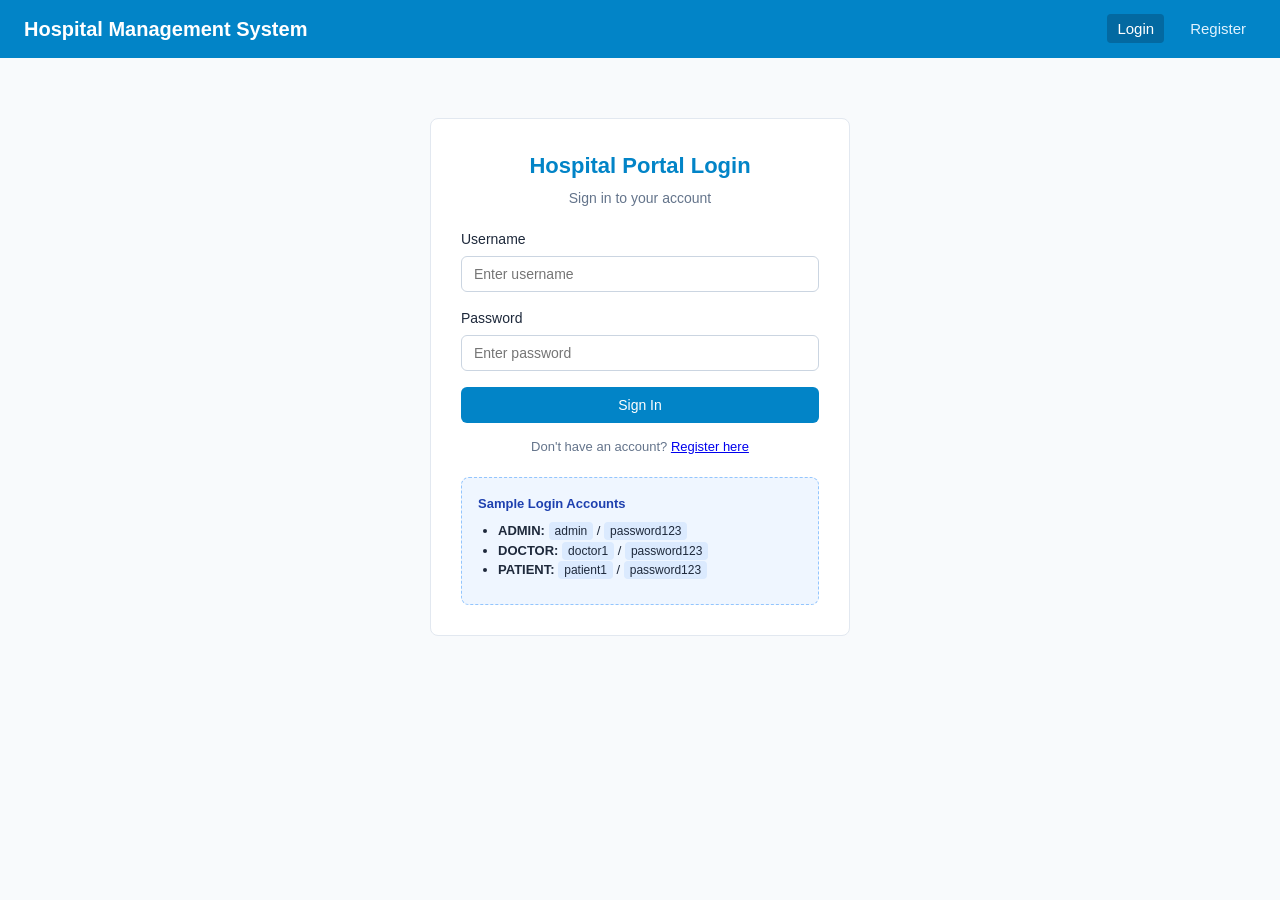
<file: hospital-manager/src/main/resources/static/index.html>
<!DOCTYPE html>
<html lang="en">
<head>
    <meta charset="UTF-8">
    <meta name="viewport" content="width=device-width, initial-scale=1.0">
    <title>Hospital Management System</title>
    <link rel="stylesheet" href="css/style.css">
</head>
<body>
    <script>
        if (sessionStorage.getItem('jwt_token')) {
            window.location.href = 'dashboard.html';
        } else {
            window.location.href = 'login.html';
        }
    </script>
</body>
</html>
</file>
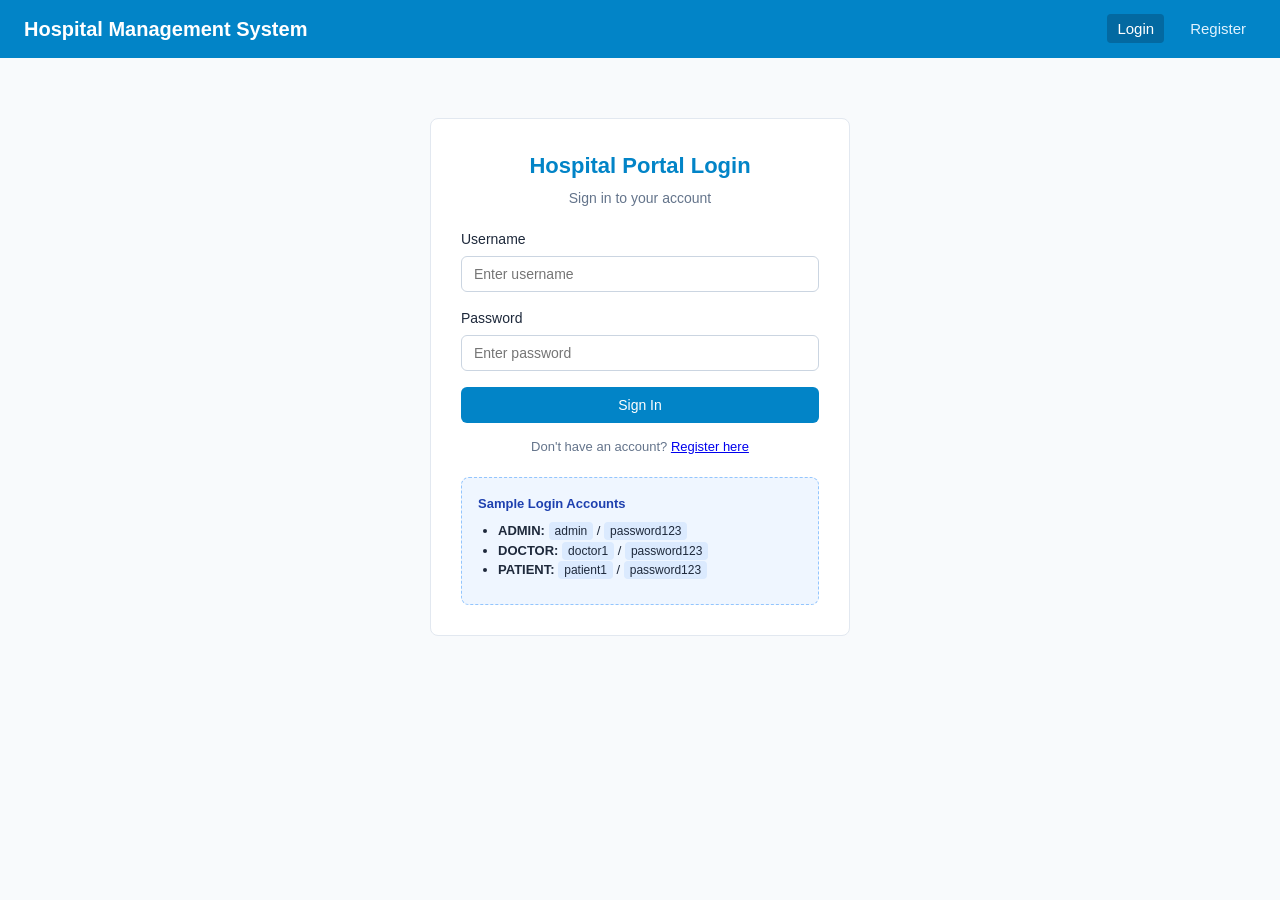
<file: hospital-manager/src/main/resources/static/appointments.html>
<!DOCTYPE html>
<html lang="en">
<head>
    <meta charset="UTF-8">
    <meta name="viewport" content="width=device-width, initial-scale=1.0">
    <title>Appointments - Hospital Management System</title>
    <link rel="stylesheet" href="css/style.css">
</head>
<body>
    <div id="navbar-container"></div>

    <div class="container">
        <div class="page-header">
            <div>
                <h1 class="page-title">Appointments</h1>
                <p class="text-muted">Manage consultations and bookings</p>
            </div>
            <button id="btn-toggle-book" class="btn btn-primary" onclick="toggleBookForm()">+ Book Appointment</button>
        </div>

        <div id="alert-box" class="alert"></div>

        <div id="book-card" class="card" style="display: none; margin-bottom: 20px;">
            <h3 style="margin-bottom: 12px; color: #0284c7;">Book an Appointment</h3>
            <form id="book-form">
                <div style="display: grid; grid-template-columns: 1fr 1fr; gap: 12px;">
                    <div class="form-group" id="patient-select-group" style="display: none;">
                        <label for="book-patient">Select Patient</label>
                        <select id="book-patient" class="form-control">
                            <option value="">-- Choose Patient --</option>
                        </select>
                    </div>

                    <div class="form-group">
                        <label for="book-doctor">Select Doctor</label>
                        <select id="book-doctor" class="form-control" required>
                            <option value="">-- Choose Doctor --</option>
                        </select>
                    </div>

                    <div class="form-group">
                        <label for="book-date">Date & Time</label>
                        <input type="datetime-local" id="book-date" class="form-control" required>
                    </div>
                </div>

                <div class="form-group">
                    <label for="book-reason">Reason for Visit</label>
                    <textarea id="book-reason" class="form-control" placeholder="Brief description of symptoms or checkup"></textarea>
                </div>

                <div style="display: flex; gap: 10px;">
                    <button type="submit" class="btn btn-primary">Confirm Booking</button>
                    <button type="button" class="btn btn-secondary" onclick="toggleBookForm()">Cancel</button>
                </div>
            </form>
        </div>

        <div class="table-responsive">
            <table class="table">
                <thead>
                    <tr>
                        <th>ID</th>
                        <th>Patient</th>
                        <th>Doctor</th>
                        <th>Date & Time</th>
                        <th>Reason</th>
                        <th>Status</th>
                        <th id="th-appt-actions" style="display: none;">Update Status</th>
                    </tr>
                </thead>
                <tbody id="appointments-tbody">
                    <tr><td colspan="7" style="text-align: center;">Loading appointments...</td></tr>
                </tbody>
            </table>
        </div>
    </div>

    <script src="js/api.js"></script>
    <script>
        const user = requireAuth();

        if (user) {
            renderNavbar('appointments');

            if (user.role === 'ADMIN' || user.role === 'DOCTOR') {
                document.getElementById('th-appt-actions').style.display = 'table-cell';
            }

            if (user.role === 'ADMIN') {
                document.getElementById('patient-select-group').style.display = 'block';
                loadPatientsForSelect();
            }

            loadDoctorsForSelect();
            loadAppointments();
        }

        async function loadDoctorsForSelect() {
            try {
                const response = await authFetch('/api/doctors');
                if (response.ok) {
                    const doctors = await response.json();
                    const select = document.getElementById('book-doctor');
                    for (const d of doctors) {
                        const opt = document.createElement('option');
                        opt.value = d.id;
                        opt.textContent = d.fullName;
                        select.appendChild(opt);
                    }
                }
            } catch (err) {}
        }

        async function loadPatientsForSelect() {
            try {
                const response = await authFetch('/api/patients');
                if (response.ok) {
                    const patients = await response.json();
                    const select = document.getElementById('book-patient');
                    for (const p of patients) {
                        const opt = document.createElement('option');
                        opt.value = p.id;
                        opt.textContent = '#' + p.id + ' - ' + p.fullName;
                        select.appendChild(opt);
                    }
                }
            } catch (err) {}
        }

        async function loadAppointments() {
            try {
                const response = await authFetch('/api/appointments');
                if (!response.ok) {
                    const data = await response.json();
                    showAlert('alert-box', data.message || 'Failed to load appointments.');
                    return;
                }

                const list = await response.json();
                renderTable(list);
            } catch (err) {
                showAlert('alert-box', err.message);
            }
        }

        function renderTable(list) {
            const tbody = document.getElementById('appointments-tbody');
            if (list.length === 0) {
                tbody.innerHTML = '<tr><td colspan="7" style="text-align: center;">No appointments found.</td></tr>';
                return;
            }

            let html = '';
            for (const a of list) {
                let badgeClass = 'status-scheduled';
                if (a.status === 'COMPLETED') badgeClass = 'status-completed';
                if (a.status === 'CANCELLED') badgeClass = 'status-cancelled';

                let actions = '';
                if (user.role === 'ADMIN' || user.role === 'DOCTOR') {
                    actions = `
                        <button class="btn btn-success btn-sm" onclick="changeStatus(${a.id}, 'COMPLETED')">Complete</button>
                        <button class="btn btn-danger btn-sm" onclick="changeStatus(${a.id}, 'CANCELLED')">Cancel</button>
                    `;
                }

                const dateStr = a.appointmentDate ? a.appointmentDate.replace('T', ' ') : '-';

                html += `
                    <tr>
                        <td>${a.id}</td>
                        <td>${a.patientName}</td>
                        <td><strong>${a.doctorName}</strong></td>
                        <td>${dateStr}</td>
                        <td>${a.reason || '-'}</td>
                        <td><span class="status-badge ${badgeClass}">${a.status}</span></td>
                        ${actions ? `<td><div class="actions-cell">${actions}</div></td>` : ''}
                    </tr>
                `;
            }
            tbody.innerHTML = html;
        }

        function toggleBookForm() {
            const card = document.getElementById('book-card');
            const isVisible = card.style.display !== 'none';
            card.style.display = isVisible ? 'none' : 'block';
            if (!isVisible) {
                const tomorrow = new Date();
                tomorrow.setDate(tomorrow.getDate() + 1);
                tomorrow.setHours(10, 0, 0, 0);
                document.getElementById('book-date').value = tomorrow.toISOString().slice(0, 16);
            }
        }

        document.getElementById('book-form').addEventListener('submit', async function(e) {
            e.preventDefault();
            hideAlert('alert-box');

            const doctorId = document.getElementById('book-doctor').value;
            const appointmentDate = document.getElementById('book-date').value;
            const reason = document.getElementById('book-reason').value.trim();

            const payload = {
                doctorId: parseInt(doctorId, 10),
                appointmentDate: appointmentDate,
                reason: reason
            };

            if (user.role === 'ADMIN') {
                const pId = document.getElementById('book-patient').value;
                if (!pId) {
                    showAlert('alert-box', 'Please select a patient');
                    return;
                }
                payload.patientId = parseInt(pId, 10);
            }

            try {
                const response = await authFetch('/api/appointments', {
                    method: 'POST',
                    body: JSON.stringify(payload)
                });

                const data = await response.json();

                if (!response.ok) {
                    showAlert('alert-box', data.message || 'Failed to book appointment.');
                    return;
                }

                showAlert('alert-box', 'Appointment booked successfully!', 'success');
                toggleBookForm();
                loadAppointments();
            } catch (err) {
                showAlert('alert-box', err.message);
            }
        });

        async function changeStatus(id, newStatus) {
            hideAlert('alert-box');
            try {
                const response = await authFetch('/api/appointments/' + id + '/status', {
                    method: 'PUT',
                    body: JSON.stringify({ status: newStatus })
                });

                const data = await response.json();

                if (!response.ok) {
                    showAlert('alert-box', data.message || 'Failed to update status.');
                    return;
                }

                showAlert('alert-box', 'Status updated to ' + newStatus, 'success');
                loadAppointments();
            } catch (err) {
                showAlert('alert-box', err.message);
            }
        }
    </script>
</body>
</html>
</file>
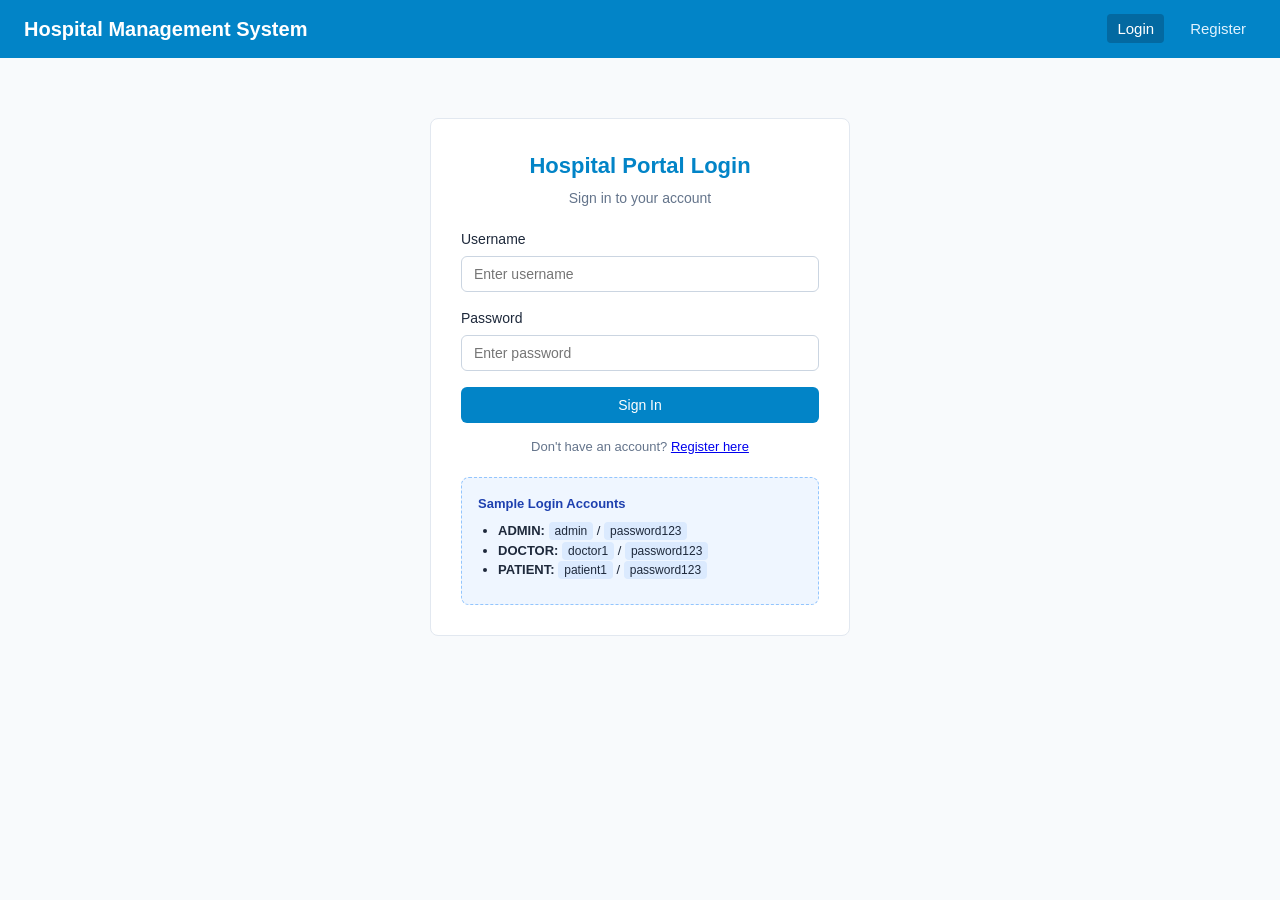
<file: hospital-manager/src/main/resources/static/dashboard.html>
<!DOCTYPE html>
<html lang="en">
<head>
    <meta charset="UTF-8">
    <meta name="viewport" content="width=device-width, initial-scale=1.0">
    <title>Dashboard - Hospital Management System</title>
    <link rel="stylesheet" href="css/style.css">
</head>
<body>
    <div id="navbar-container"></div>

    <div class="container">
        <div class="page-header">
            <div>
                <h1 class="page-title" id="welcome-message">Dashboard</h1>
                <p class="text-muted" id="user-role-label">Hospital Management Control Panel</p>
            </div>
        </div>

        <div id="alert-box" class="alert"></div>

        <div class="card-grid">
            <div class="card" id="card-patients">
                <div class="card-header">Patients</div>
                <div class="card-value" id="stat-patients">-</div>
                <div class="card-desc">Registered Patients</div>
            </div>

            <div class="card" id="card-doctors">
                <div class="card-header">Doctors</div>
                <div class="card-value" id="stat-doctors">-</div>
                <div class="card-desc">Available Doctors</div>
            </div>

            <div class="card" id="card-appointments">
                <div class="card-header">Appointments</div>
                <div class="card-value" id="stat-appointments">-</div>
                <div class="card-desc">Scheduled & Past</div>
            </div>

            <div class="card" id="card-records">
                <div class="card-header">Medical Records</div>
                <div class="card-value" id="stat-records">-</div>
                <div class="card-desc">Diagnoses & Prescriptions</div>
            </div>
        </div>

        <div class="card mt-4">
            <h3 style="margin-bottom: 12px; color: #0284c7;">Quick Actions</h3>
            <div style="display: flex; gap: 12px; flex-wrap: wrap;" id="quick-actions-container">
            </div>
        </div>

        
    </div>

    <script src="js/api.js"></script>
    <script>
        const user = requireAuth();
        if (user) {
            renderNavbar('dashboard');
            document.getElementById('welcome-message').innerText = 'Welcome, ' + (user.fullName || user.username);
            document.getElementById('user-role-label').innerText = 'Logged in as ' + user.role;

            setupQuickActions(user.role);
            loadDashboardStats(user.role);
            displayJwtInfo();
        }

        function setupQuickActions(role) {
            const container = document.getElementById('quick-actions-container');
            let buttons = '';

            if (role === 'ADMIN') {
                buttons += `
                    <a href="patients.html" class="btn btn-primary">Manage Patients</a>
                    <a href="doctors.html" class="btn btn-primary">Add / View Doctors</a>
                    <a href="appointments.html" class="btn btn-secondary">View Appointments</a>
                    <a href="records.html" class="btn btn-secondary">View Medical Records</a>
                `;
            } else if (role === 'DOCTOR') {
                buttons += `
                    <a href="appointments.html" class="btn btn-primary">My Appointments</a>
                    <a href="records.html" class="btn btn-primary">Create Medical Record</a>
                    <a href="patients.html" class="btn btn-secondary">View Patients</a>
                `;
            } else if (role === 'PATIENT') {
                buttons += `
                    <a href="appointments.html" class="btn btn-primary">Book Appointment</a>
                    <a href="doctors.html" class="btn btn-secondary">View Doctors</a>
                    <a href="records.html" class="btn btn-secondary">My Medical Records</a>
                `;
            }

            container.innerHTML = buttons;
        }

        async function loadDashboardStats(role) {
            try {
                const docRes = await authFetch('/api/doctors');
                if (docRes.ok) {
                    const doctors = await docRes.json();
                    document.getElementById('stat-doctors').innerText = doctors.length;
                }

                const patRes = await authFetch('/api/patients');
                if (patRes.ok) {
                    const patients = await patRes.json();
                    document.getElementById('stat-patients').innerText = patients.length;
                }

                const apptRes = await authFetch('/api/appointments');
                if (apptRes.ok) {
                    const appointments = await apptRes.json();
                    document.getElementById('stat-appointments').innerText = appointments.length;
                }

                const recRes = await authFetch('/api/records');
                if (recRes.ok) {
                    const records = await recRes.json();
                    document.getElementById('stat-records').innerText = records.length;
                }
            } catch (err) {
            }
        }

        function displayJwtInfo() {
            const token = getToken();
            if (!token) return;

            document.getElementById('active-jwt-token').value = token;

            try {
                const parts = token.split('.');
                if (parts.length === 3) {
                    const payloadStr = atob(parts[1].replace(/-/g, '+').replace(/_/g, '/'));
                    const parsed = JSON.parse(payloadStr);
                    document.getElementById('decoded-jwt-payload').value = JSON.stringify(parsed, null, 2);
                }
            } catch (e) {
                document.getElementById('decoded-jwt-payload').value = 'Failed to parse payload';
            }
        }

        async function testTamperedToken() {
            const token = getToken();
            const resultSpan = document.getElementById('tamper-result');
            resultSpan.innerText = 'Testing...';
            resultSpan.style.color = '#0284c7';

            try {
                const parts = token.split('.');
                if (parts.length !== 3) {
                    resultSpan.innerText = 'Invalid token structure';
                    return;
                }

                const payload = JSON.parse(atob(parts[1].replace(/-/g, '+').replace(/_/g, '/')));
                payload.role = 'ADMIN';

                const modifiedPayloadBase64 = btoa(JSON.stringify(payload))
                    .replace(/=/g, '')
                    .replace(/\+/g, '-')
                    .replace(/\//g, '_');

                const tamperedToken = parts[0] + '.' + modifiedPayloadBase64 + '.' + parts[2];

                const response = await fetch('/api/patients', {
                    headers: { 'Authorization': 'Bearer ' + tamperedToken }
                });

                if (response.status === 401) {
                    resultSpan.style.color = '#dc2626';
                    resultSpan.innerText = 'Status 401 Unauthorized! Server successfully rejected tampered token with invalid signature.';
                } else {
                    resultSpan.style.color = '#166534';
                    resultSpan.innerText = 'Status: ' + response.status;
                }
            } catch (err) {
                resultSpan.style.color = '#dc2626';
                resultSpan.innerText = 'Error: ' + err.message;
            }
        }
    </script>
</body>
</html>
</file>
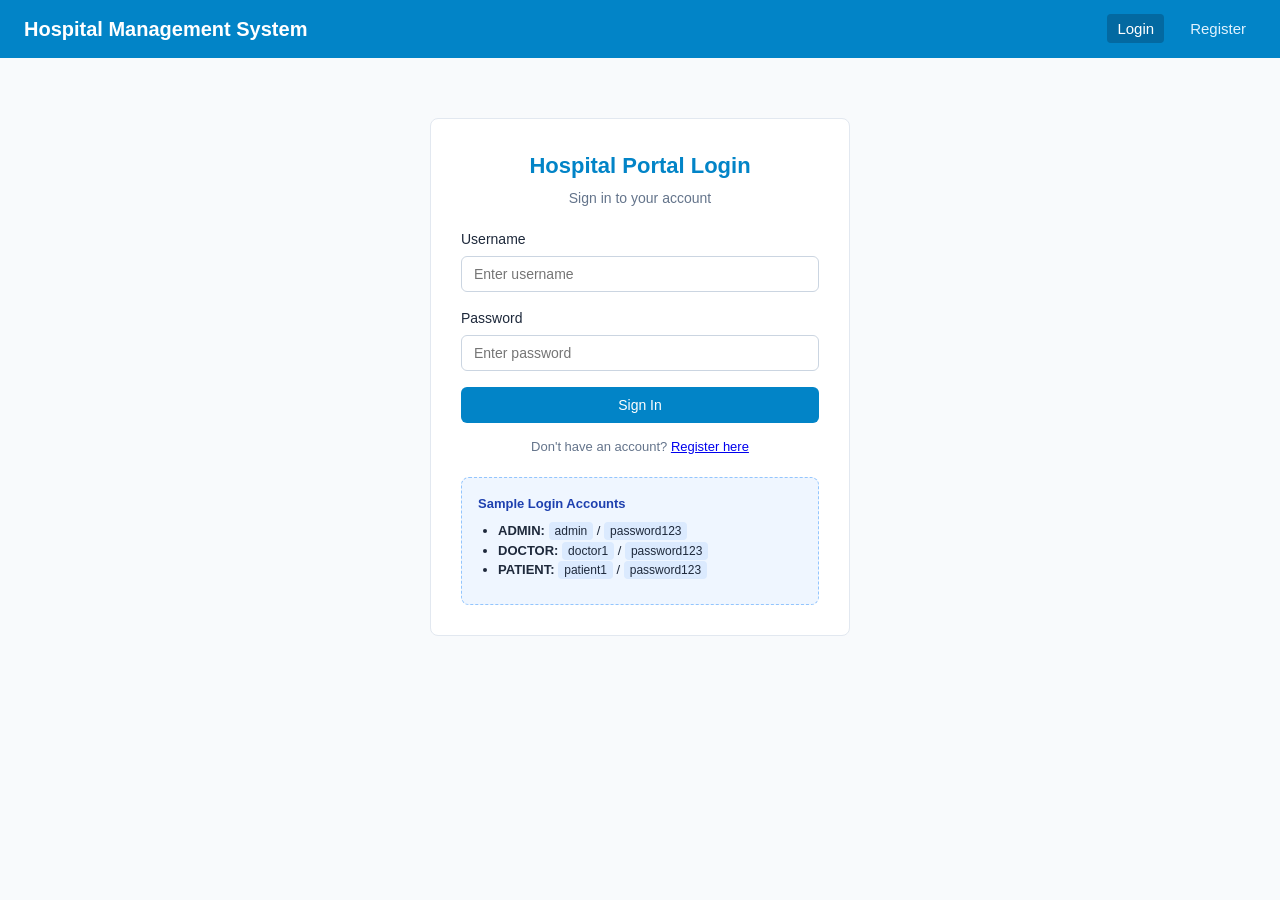
<file: hospital-manager/src/main/resources/static/doctors.html>
<!DOCTYPE html>
<html lang="en">
<head>
    <meta charset="UTF-8">
    <meta name="viewport" content="width=device-width, initial-scale=1.0">
    <title>Doctors - Hospital Management System</title>
    <link rel="stylesheet" href="css/style.css">
</head>
<body>
    <div id="navbar-container"></div>

    <div class="container">
        <div class="page-header">
            <div>
                <h1 class="page-title">Hospital Doctors</h1>
                <p class="text-muted">Qualified Medical Specialists</p>
            </div>
            <button id="btn-toggle-doctor" class="btn btn-primary" onclick="toggleDoctorForm()" style="display: none;">+ Add Doctor</button>
        </div>

        <div id="alert-box" class="alert"></div>

        <div id="add-doctor-card" class="card" style="display: none; margin-bottom: 20px;">
            <h3 style="margin-bottom: 12px; color: #0284c7;">Add New Doctor</h3>
            <form id="doctor-form">
                <div style="display: grid; grid-template-columns: 1fr 1fr; gap: 12px;">
                    <div class="form-group">
                        <label for="d-fullName">Full Name</label>
                        <input type="text" id="d-fullName" class="form-control" required placeholder="Dr. John Doe">
                    </div>
                    <div class="form-group">
                        <label for="d-username">Username</label>
                        <input type="text" id="d-username" class="form-control" required placeholder="dr_john">
                    </div>
                </div>
                <div class="form-group">
                    <label for="d-password">Initial Password</label>
                    <input type="password" id="d-password" class="form-control" required placeholder="Password for doctor account">
                </div>
                <div style="display: flex; gap: 10px;">
                    <button type="submit" class="btn btn-primary">Create Doctor Account</button>
                    <button type="button" class="btn btn-secondary" onclick="toggleDoctorForm()">Cancel</button>
                </div>
            </form>
        </div>

        <div class="table-responsive">
            <table class="table">
                <thead>
                    <tr>
                        <th>Doctor ID</th>
                        <th>Doctor Name</th>
                        <th>Username</th>
                        <th>Role</th>
                    </tr>
                </thead>
                <tbody id="doctors-tbody">
                    <tr><td colspan="4" style="text-align: center;">Loading doctors...</td></tr>
                </tbody>
            </table>
        </div>
    </div>

    <script src="js/api.js"></script>
    <script>
        const user = requireAuth();

        if (user) {
            renderNavbar('doctors');

            if (user.role === 'ADMIN') {
                document.getElementById('btn-toggle-doctor').style.display = 'block';
            }

            loadDoctors();
        }

        async function loadDoctors() {
            try {
                const response = await authFetch('/api/doctors');
                if (!response.ok) {
                    const data = await response.json();
                    showAlert('alert-box', data.message || 'Failed to load doctors.');
                    return;
                }

                const doctors = await response.json();
                renderTable(doctors);
            } catch (err) {
                showAlert('alert-box', err.message);
            }
        }

        function renderTable(doctors) {
            const tbody = document.getElementById('doctors-tbody');
            if (doctors.length === 0) {
                tbody.innerHTML = '<tr><td colspan="4" style="text-align: center;">No doctors registered.</td></tr>';
                return;
            }

            let html = '';
            for (const d of doctors) {
                html += `
                    <tr>
                        <td>${d.id}</td>
                        <td><strong>${d.fullName}</strong></td>
                        <td><code>${d.username}</code></td>
                        <td><span class="user-badge">${d.role}</span></td>
                    </tr>
                `;
            }
            tbody.innerHTML = html;
        }

        function toggleDoctorForm() {
            const card = document.getElementById('add-doctor-card');
            const isVisible = card.style.display !== 'none';
            card.style.display = isVisible ? 'none' : 'block';
            if (!isVisible) {
                document.getElementById('doctor-form').reset();
            }
        }

        document.getElementById('doctor-form').addEventListener('submit', async function(e) {
            e.preventDefault();
            hideAlert('alert-box');

            const fullName = document.getElementById('d-fullName').value.trim();
            const username = document.getElementById('d-username').value.trim();
            const password = document.getElementById('d-password').value;

            try {
                const response = await authFetch('/api/doctors', {
                    method: 'POST',
                    body: JSON.stringify({ fullName, username, password, role: 'DOCTOR' })
                });

                const data = await response.json();

                if (!response.ok) {
                    showAlert('alert-box', data.message || 'Failed to add doctor.');
                    return;
                }

                showAlert('alert-box', 'Doctor profile created successfully!', 'success');
                toggleDoctorForm();
                loadDoctors();
            } catch (err) {
                showAlert('alert-box', err.message);
            }
        });
    </script>
</body>
</html>
</file>
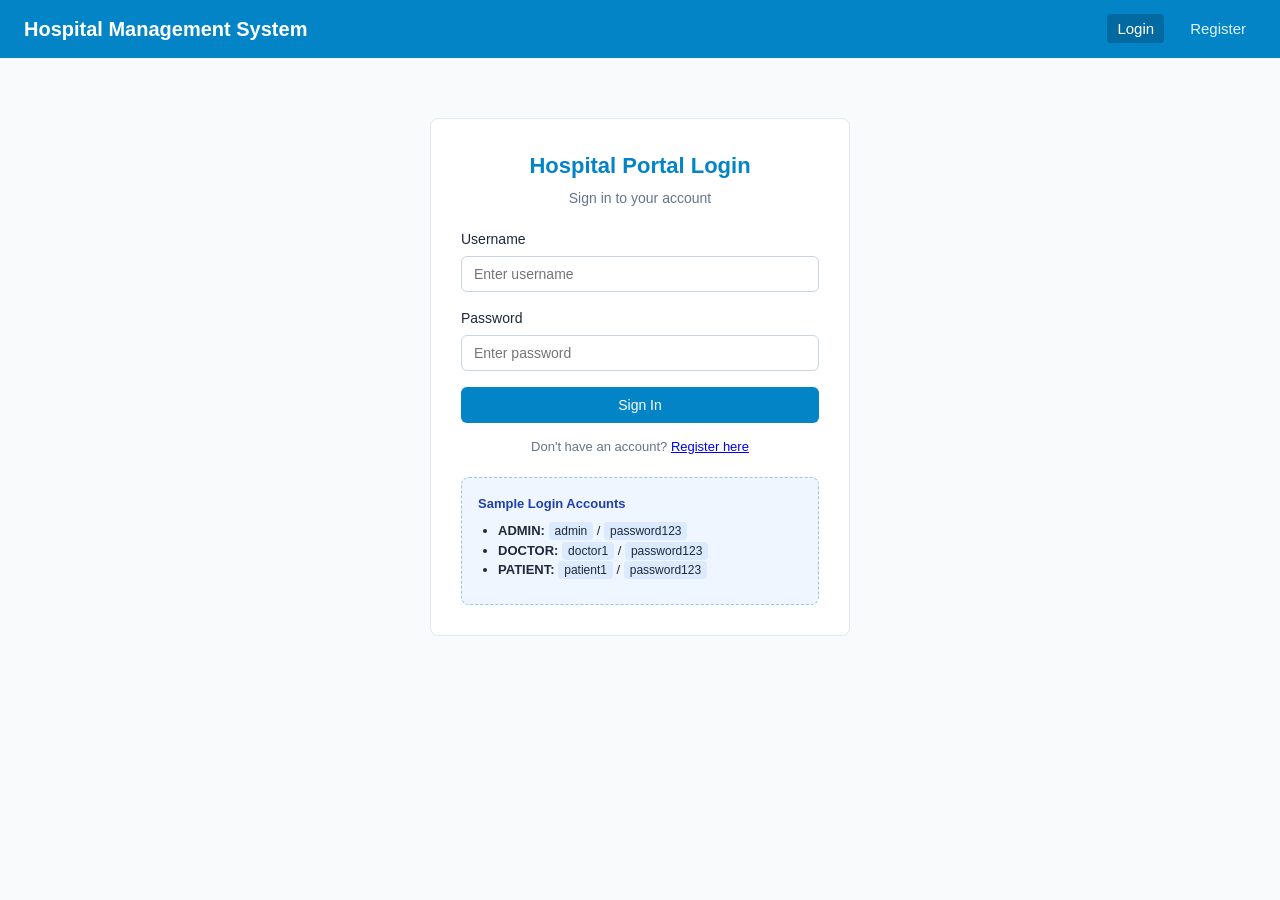
<file: hospital-manager/src/main/resources/static/login.html>
<!DOCTYPE html>
<html lang="en">
<head>
    <meta charset="UTF-8">
    <meta name="viewport" content="width=device-width, initial-scale=1.0">
    <title>Login - Hospital Management System</title>
    <link rel="stylesheet" href="css/style.css">
</head>
<body>
    <div id="navbar-container"></div>

    <div class="auth-container">
        <h2 class="auth-title">Hospital Portal Login</h2>
        <p class="auth-subtitle">Sign in to your account</p>

        <div id="alert-box" class="alert"></div>

        <form id="login-form">
            <div class="form-group">
                <label for="username">Username</label>
                <input type="text" id="username" class="form-control" required placeholder="Enter username">
            </div>

            <div class="form-group">
                <label for="password">Password</label>
                <input type="password" id="password" class="form-control" required placeholder="Enter password">
            </div>

            <button type="submit" class="btn btn-primary btn-block">Sign In</button>
        </form>

        <p class="mt-3 text-muted" style="text-align: center;">
            Don't have an account? <a href="register.html">Register here</a>
        </p>

        <div class="demo-box">
            <h4>Sample Login Accounts</h4>
            <ul>
                <li><strong>ADMIN:</strong> <code>admin</code> / <code>password123</code></li>
                <li><strong>DOCTOR:</strong> <code>doctor1</code> / <code>password123</code></li>
                <li><strong>PATIENT:</strong> <code>patient1</code> / <code>password123</code></li>
            </ul>
        </div>
    </div>

    <script src="js/api.js"></script>
    <script>
        renderNavbar('login');

        document.getElementById('login-form').addEventListener('submit', async function(e) {
            e.preventDefault();
            hideAlert('alert-box');

            const username = document.getElementById('username').value.trim();
            const password = document.getElementById('password').value;

            try {
                const response = await fetch('/api/auth/login', {
                    method: 'POST',
                    headers: { 'Content-Type': 'application/json' },
                    body: JSON.stringify({ username, password })
                });

                const data = await response.json();

                if (!response.ok) {
                    showAlert('alert-box', data.message || 'Login failed. Please check credentials.');
                    return;
                }

                setAuth(data);
                window.location.href = 'dashboard.html';
            } catch (err) {
                showAlert('alert-box', 'Network error or server unreachable');
            }
        });
    </script>
</body>
</html>
</file>
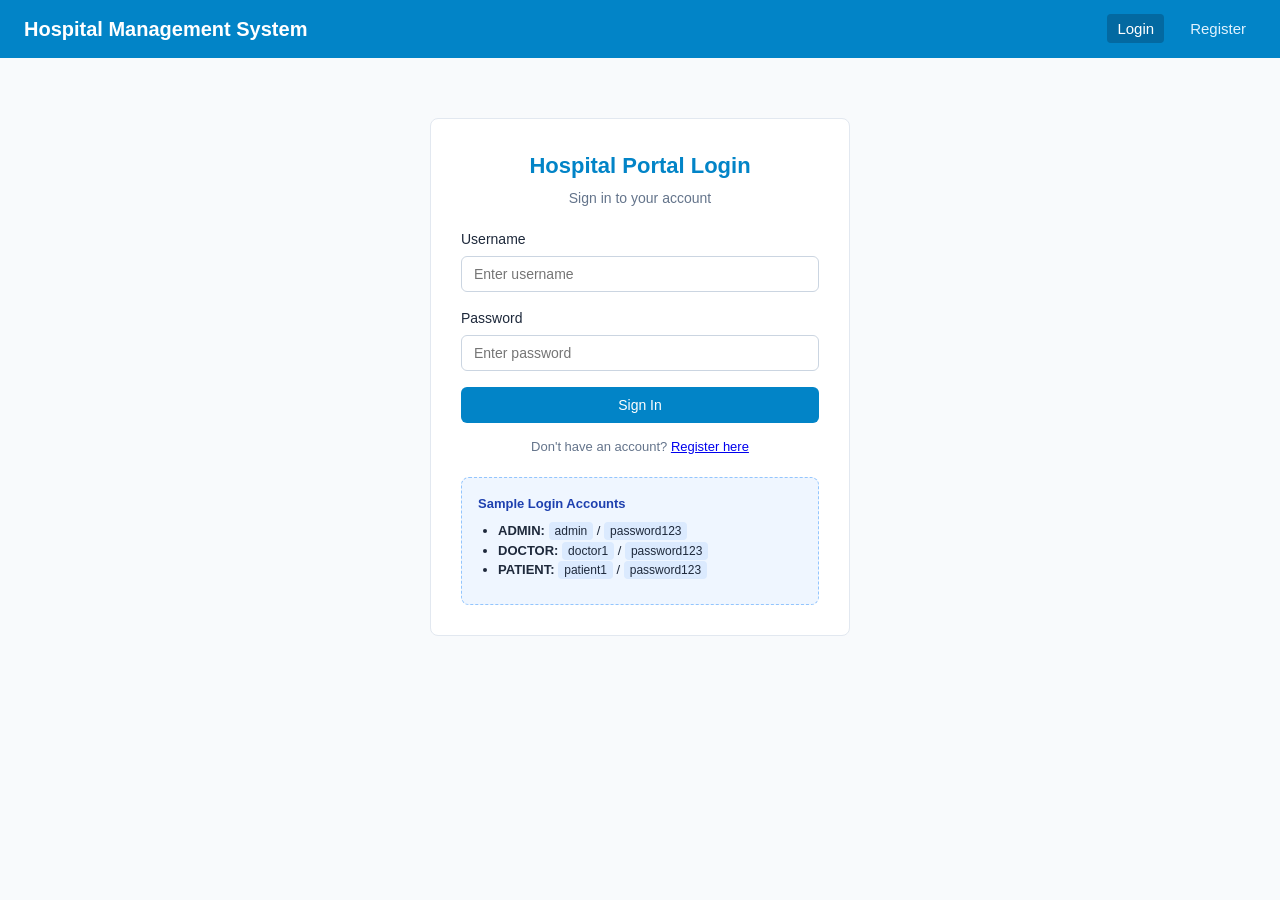
<file: hospital-manager/src/main/resources/static/patients.html>
<!DOCTYPE html>
<html lang="en">
<head>
    <meta charset="UTF-8">
    <meta name="viewport" content="width=device-width, initial-scale=1.0">
    <title>Patients - Hospital Management System</title>
    <link rel="stylesheet" href="css/style.css">
</head>
<body>
    <div id="navbar-container"></div>

    <div class="container">
        <div class="page-header">
            <div>
                <h1 class="page-title">Patient Management</h1>
                <p class="text-muted">View and manage registered patients</p>
            </div>
            <button id="btn-toggle-add" class="btn btn-primary" onclick="toggleAddForm()" style="display: none;">+ Add New Patient</button>
        </div>

        <div id="alert-box" class="alert"></div>

        <div id="add-patient-card" class="card mb-4" style="display: none; margin-bottom: 20px;">
            <h3 style="margin-bottom: 12px; color: #0284c7;" id="form-heading">Add New Patient</h3>
            <form id="patient-form">
                <input type="hidden" id="patient-id">
                <div style="display: grid; grid-template-columns: 1fr 1fr; gap: 12px;">
                    <div class="form-group">
                        <label for="p-fullName">Full Name</label>
                        <input type="text" id="p-fullName" class="form-control" required placeholder="Patient full name">
                    </div>
                    <div class="form-group">
                        <label for="p-age">Age</label>
                        <input type="number" id="p-age" class="form-control" required placeholder="Age">
                    </div>
                    <div class="form-group">
                        <label for="p-gender">Gender</label>
                        <select id="p-gender" class="form-control">
                            <option value="Male">Male</option>
                            <option value="Female">Female</option>
                            <option value="Other">Other</option>
                        </select>
                    </div>
                    <div class="form-group">
                        <label for="p-contact">Contact Number</label>
                        <input type="text" id="p-contact" class="form-control" required placeholder="Phone number">
                    </div>
                </div>
                <div class="form-group">
                    <label for="p-address">Address</label>
                    <input type="text" id="p-address" class="form-control" placeholder="Residential address">
                </div>
                <div style="display: flex; gap: 10px;">
                    <button type="submit" class="btn btn-primary">Save Patient</button>
                    <button type="button" class="btn btn-secondary" onclick="toggleAddForm()">Cancel</button>
                </div>
            </form>
        </div>

        <div class="table-responsive">
            <table class="table">
                <thead>
                    <tr>
                        <th>ID</th>
                        <th>Full Name</th>
                        <th>Age</th>
                        <th>Gender</th>
                        <th>Contact</th>
                        <th>Address</th>
                        <th id="th-actions" style="display: none;">Actions</th>
                    </tr>
                </thead>
                <tbody id="patients-tbody">
                    <tr><td colspan="7" style="text-align: center;">Loading patients...</td></tr>
                </tbody>
            </table>
        </div>
    </div>

    <script src="js/api.js"></script>
    <script>
        const user = requireAuth();
        let patientsList = [];

        if (user) {
            renderNavbar('patients');

            if (user.role === 'ADMIN') {
                document.getElementById('btn-toggle-add').style.display = 'block';
                document.getElementById('th-actions').style.display = 'table-cell';
            } else if (user.role === 'PATIENT') {
                document.getElementById('th-actions').style.display = 'table-cell';
            }

            loadPatients();
        }

        async function loadPatients() {
            try {
                const response = await authFetch('/api/patients');
                if (!response.ok) {
                    const data = await response.json();
                    showAlert('alert-box', data.message || 'Failed to load patients.');
                    return;
                }

                patientsList = await response.json();
                renderTable();
            } catch (err) {
                showAlert('alert-box', err.message);
            }
        }

        function renderTable() {
            const tbody = document.getElementById('patients-tbody');
            if (patientsList.length === 0) {
                tbody.innerHTML = '<tr><td colspan="7" style="text-align: center;">No patients found.</td></tr>';
                return;
            }

            let html = '';
            for (const p of patientsList) {
                let actions = '';
                if (user.role === 'ADMIN') {
                    actions = `
                        <button class="btn btn-danger btn-sm" onclick="deletePatient(${p.id})">Delete</button>
                        <button class="btn btn-secondary btn-sm" onclick="editPatient(${p.id})">Edit</button>
                    `;
                } else if (user.role === 'PATIENT') {
                    actions = `<button class="btn btn-secondary btn-sm" onclick="editPatient(${p.id})">Edit My Info</button>`;
                }

                html += `
                    <tr>
                        <td>${p.id}</td>
                        <td><strong>${p.fullName}</strong></td>
                        <td>${p.age || '-'}</td>
                        <td>${p.gender || '-'}</td>
                        <td>${p.contactNumber || '-'}</td>
                        <td>${p.address || '-'}</td>
                        ${actions ? `<td><div class="actions-cell">${actions}</div></td>` : ''}
                    </tr>
                `;
            }
            tbody.innerHTML = html;
        }

        function toggleAddForm() {
            const card = document.getElementById('add-patient-card');
            const isVisible = card.style.display !== 'none';
            card.style.display = isVisible ? 'none' : 'block';
            if (!isVisible) {
                document.getElementById('patient-form').reset();
                document.getElementById('patient-id').value = '';
                document.getElementById('form-heading').innerText = 'Add New Patient';
            }
        }

        function editPatient(id) {
            const p = patientsList.find(item => item.id === id);
            if (!p) return;

            document.getElementById('patient-id').value = p.id;
            document.getElementById('p-fullName').value = p.fullName || '';
            document.getElementById('p-age').value = p.age || '';
            document.getElementById('p-gender').value = p.gender || 'Male';
            document.getElementById('p-contact').value = p.contactNumber || '';
            document.getElementById('p-address').value = p.address || '';
            document.getElementById('form-heading').innerText = 'Edit Patient Details';

            document.getElementById('add-patient-card').style.display = 'block';
            window.scrollTo({ top: 0, behavior: 'smooth' });
        }

        document.getElementById('patient-form').addEventListener('submit', async function(e) {
            e.preventDefault();
            hideAlert('alert-box');

            const id = document.getElementById('patient-id').value;
            const patientData = {
                fullName: document.getElementById('p-fullName').value.trim(),
                age: parseInt(document.getElementById('p-age').value, 10),
                gender: document.getElementById('p-gender').value,
                contactNumber: document.getElementById('p-contact').value.trim(),
                address: document.getElementById('p-address').value.trim()
            };

            try {
                let url = '/api/patients';
                let method = 'POST';

                if (id) {
                    url = '/api/patients/' + id;
                    method = 'PUT';
                }

                const response = await authFetch(url, {
                    method: method,
                    body: JSON.stringify(patientData)
                });

                const data = await response.json();

                if (!response.ok) {
                    showAlert('alert-box', data.message || 'Error saving patient.');
                    return;
                }

                showAlert('alert-box', 'Patient saved successfully!', 'success');
                toggleAddForm();
                loadPatients();
            } catch (err) {
                showAlert('alert-box', err.message);
            }
        });

        async function deletePatient(id) {
            if (!confirm('Are you sure you want to delete patient #' + id + '?')) {
                return;
            }

            hideAlert('alert-box');

            try {
                const response = await authFetch('/api/patients/' + id, {
                    method: 'DELETE'
                });

                if (response.status === 409) {
                    const data = await response.json();
                    showAlert('alert-box', data.message || 'Cannot delete patient with associated appointments or records.');
                    return;
                }

                if (!response.ok) {
                    const data = await response.json();
                    showAlert('alert-box', data.message || 'Failed to delete patient.');
                    return;
                }

                showAlert('alert-box', 'Patient deleted successfully.', 'success');
                loadPatients();
            } catch (err) {
                showAlert('alert-box', err.message);
            }
        }
    </script>
</body>
</html>
</file>
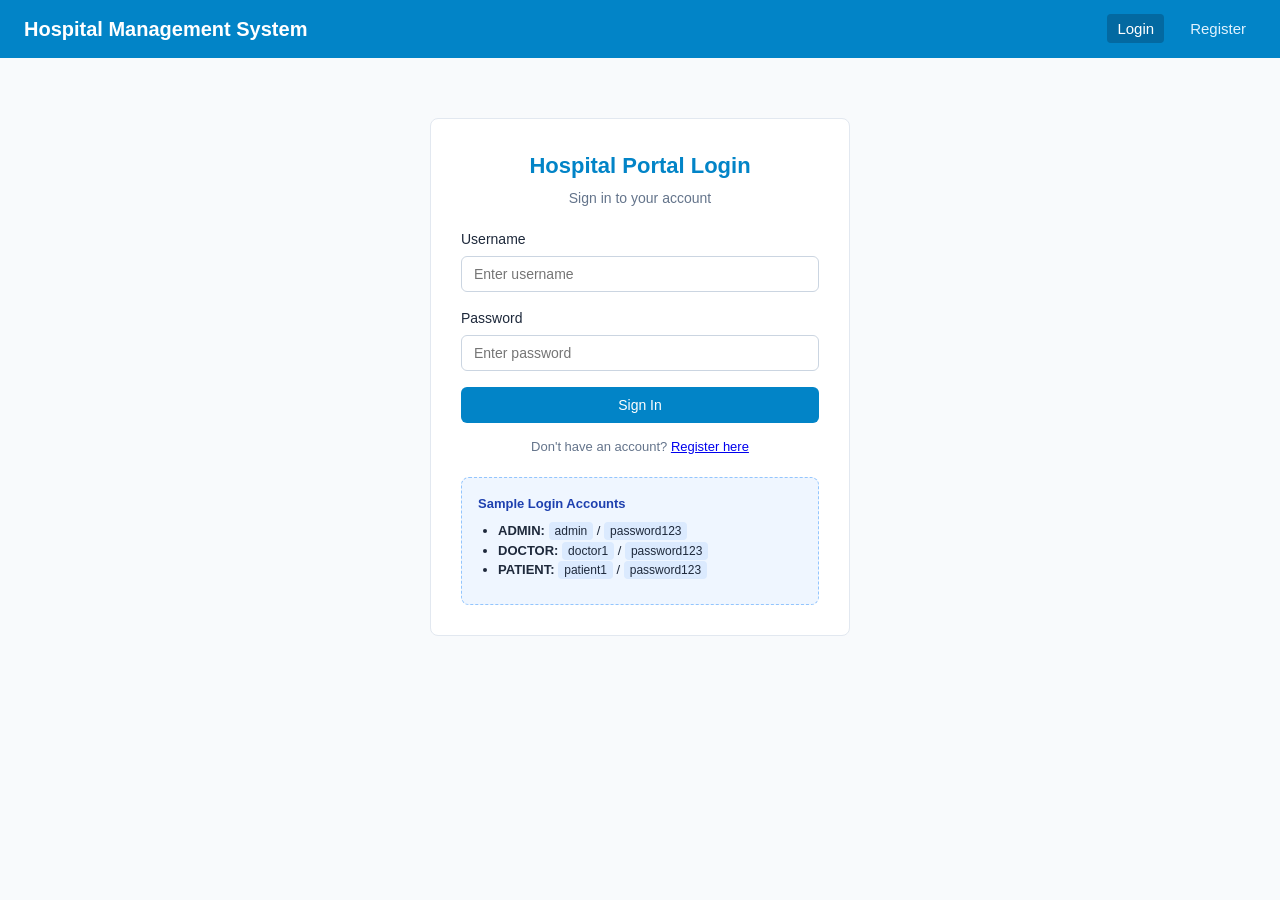
<file: hospital-manager/src/main/resources/static/records.html>
<!DOCTYPE html>
<html lang="en">
<head>
    <meta charset="UTF-8">
    <meta name="viewport" content="width=device-width, initial-scale=1.0">
    <title>Medical Records - Hospital Management System</title>
    <link rel="stylesheet" href="css/style.css">
</head>
<body>
    <div id="navbar-container"></div>

    <div class="container">
        <div class="page-header">
            <div>
                <h1 class="page-title">Medical Records</h1>
                <p class="text-muted">Clinical diagnoses and prescriptions</p>
            </div>
            <button id="btn-toggle-record" class="btn btn-primary" onclick="toggleRecordForm()" style="display: none;">+ Add Medical Record</button>
        </div>

        <div id="alert-box" class="alert"></div>

        <div id="record-card" class="card" style="display: none; margin-bottom: 20px;">
            <h3 style="margin-bottom: 12px; color: #0284c7;">Create Medical Record</h3>
            <form id="record-form">
                <div style="display: grid; grid-template-columns: 1fr 1fr; gap: 12px;">
                    <div class="form-group">
                        <label for="rec-patient">Patient</label>
                        <select id="rec-patient" class="form-control" required>
                            <option value="">-- Choose Patient --</option>
                        </select>
                    </div>

                    <div class="form-group">
                        <label for="rec-appointment">Associated Appointment (Optional)</label>
                        <select id="rec-appointment" class="form-control">
                            <option value="">-- None --</option>
                        </select>
                    </div>
                </div>

                <div class="form-group">
                    <label for="rec-diagnosis">Diagnosis</label>
                    <textarea id="rec-diagnosis" class="form-control" required placeholder="Clinical assessment and diagnosis"></textarea>
                </div>

                <div class="form-group">
                    <label for="rec-prescription">Prescription & Advice</label>
                    <textarea id="rec-prescription" class="form-control" placeholder="Medications, dosage, and instructions"></textarea>
                </div>

                <div style="display: flex; gap: 10px;">
                    <button type="submit" class="btn btn-primary">Save Record</button>
                    <button type="button" class="btn btn-secondary" onclick="toggleRecordForm()">Cancel</button>
                </div>
            </form>
        </div>

        <div class="table-responsive">
            <table class="table">
                <thead>
                    <tr>
                        <th>ID</th>
                        <th>Patient</th>
                        <th>Doctor</th>
                        <th>Diagnosis</th>
                        <th>Prescription</th>
                        <th>Date</th>
                    </tr>
                </thead>
                <tbody id="records-tbody">
                    <tr><td colspan="6" style="text-align: center;">Loading medical records...</td></tr>
                </tbody>
            </table>
        </div>
    </div>

    <script src="js/api.js"></script>
    <script>
        const user = requireAuth();

        if (user) {
            renderNavbar('records');

            if (user.role === 'DOCTOR' || user.role === 'ADMIN') {
                document.getElementById('btn-toggle-record').style.display = 'block';
                loadPatientsForSelect();
                loadAppointmentsForSelect();
            }

            loadRecords();
        }

        async function loadPatientsForSelect() {
            try {
                const response = await authFetch('/api/patients');
                if (response.ok) {
                    const patients = await response.json();
                    const select = document.getElementById('rec-patient');
                    for (const p of patients) {
                        const opt = document.createElement('option');
                        opt.value = p.id;
                        opt.textContent = '#' + p.id + ' - ' + p.fullName;
                        select.appendChild(opt);
                    }
                }
            } catch (err) {}
        }

        async function loadAppointmentsForSelect() {
            try {
                const response = await authFetch('/api/appointments');
                if (response.ok) {
                    const appts = await response.json();
                    const select = document.getElementById('rec-appointment');
                    for (const a of appts) {
                        const opt = document.createElement('option');
                        opt.value = a.id;
                        opt.textContent = '#' + a.id + ' - ' + a.patientName + ' (' + a.appointmentDate.slice(0, 10) + ')';
                        select.appendChild(opt);
                    }
                }
            } catch (err) {}
        }

        async function loadRecords() {
            try {
                const response = await authFetch('/api/records');
                if (!response.ok) {
                    const data = await response.json();
                    showAlert('alert-box', data.message || 'Failed to load records.');
                    return;
                }

                const records = await response.json();
                renderTable(records);
            } catch (err) {
                showAlert('alert-box', err.message);
            }
        }

        function renderTable(records) {
            const tbody = document.getElementById('records-tbody');
            if (records.length === 0) {
                tbody.innerHTML = '<tr><td colspan="6" style="text-align: center;">No medical records found.</td></tr>';
                return;
            }

            let html = '';
            for (const r of records) {
                const dateStr = r.createdAt ? r.createdAt.slice(0, 10) : '-';
                html += `
                    <tr>
                        <td>${r.id}</td>
                        <td><strong>${r.patientName}</strong></td>
                        <td>${r.doctorName}</td>
                        <td>${r.diagnosis}</td>
                        <td>${r.prescription || '-'}</td>
                        <td>${dateStr}</td>
                    </tr>
                `;
            }
            tbody.innerHTML = html;
        }

        function toggleRecordForm() {
            const card = document.getElementById('record-card');
            const isVisible = card.style.display !== 'none';
            card.style.display = isVisible ? 'none' : 'block';
            if (!isVisible) {
                document.getElementById('record-form').reset();
            }
        }

        document.getElementById('record-form').addEventListener('submit', async function(e) {
            e.preventDefault();
            hideAlert('alert-box');

            const patientId = document.getElementById('rec-patient').value;
            const apptId = document.getElementById('rec-appointment').value;
            const diagnosis = document.getElementById('rec-diagnosis').value.trim();
            const prescription = document.getElementById('rec-prescription').value.trim();

            const payload = {
                patientId: parseInt(patientId, 10),
                diagnosis: diagnosis,
                prescription: prescription
            };

            if (apptId) {
                payload.appointmentId = parseInt(apptId, 10);
            }

            try {
                const response = await authFetch('/api/records', {
                    method: 'POST',
                    body: JSON.stringify(payload)
                });

                const data = await response.json();

                if (!response.ok) {
                    showAlert('alert-box', data.message || 'Failed to create record.');
                    return;
                }

                showAlert('alert-box', 'Medical record created successfully!', 'success');
                toggleRecordForm();
                loadRecords();
            } catch (err) {
                showAlert('alert-box', err.message);
            }
        });
    </script>
</body>
</html>
</file>
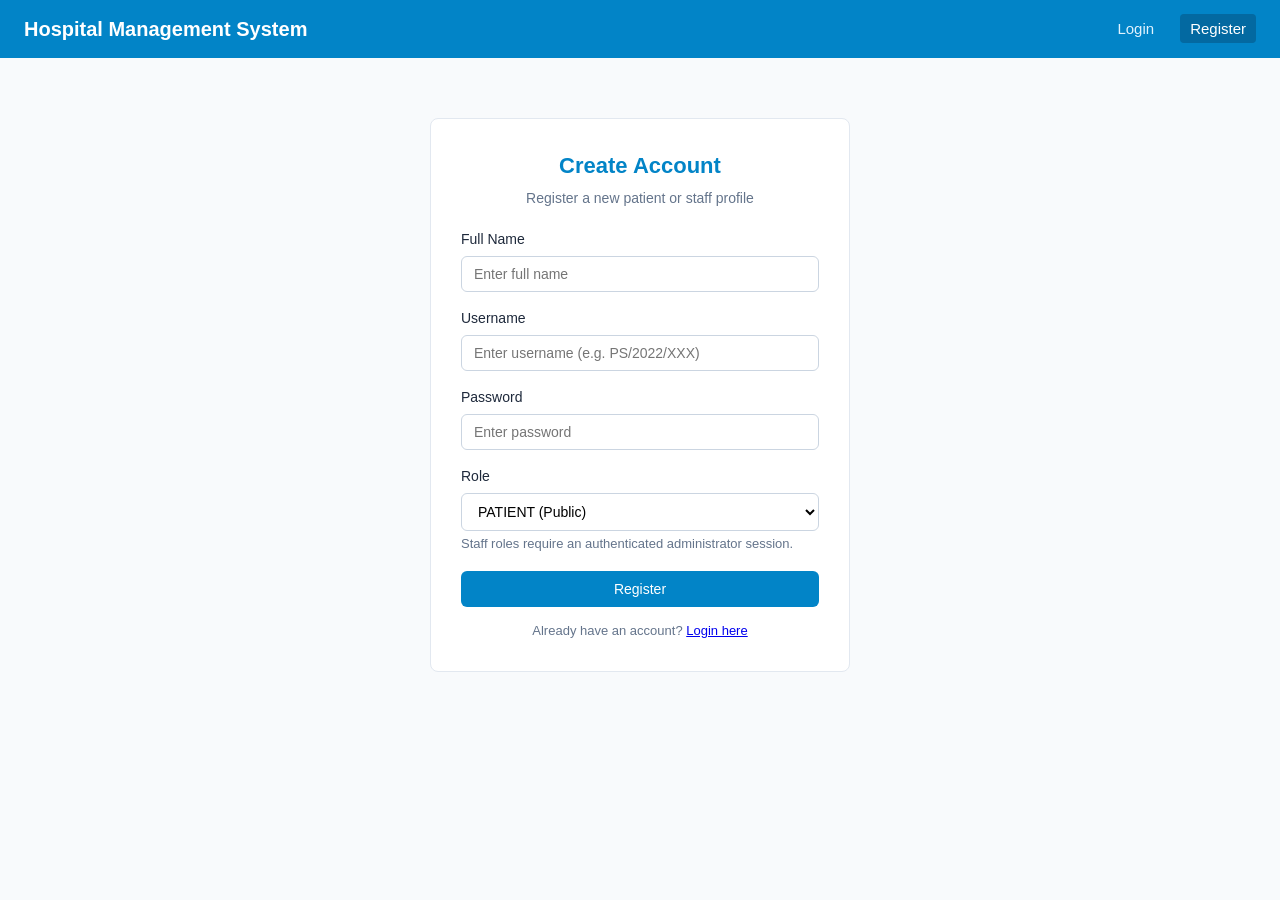
<file: hospital-manager/src/main/resources/static/register.html>
<!DOCTYPE html>
<html lang="en">
<head>
    <meta charset="UTF-8">
    <meta name="viewport" content="width=device-width, initial-scale=1.0">
    <title>Register - Hospital Management System</title>
    <link rel="stylesheet" href="css/style.css">
</head>
<body>
    <div id="navbar-container"></div>

    <div class="auth-container">
        <h2 class="auth-title">Create Account</h2>
        <p class="auth-subtitle">Register a new patient or staff profile</p>

        <div id="alert-box" class="alert"></div>

        <form id="register-form">
            <div class="form-group">
                <label for="fullName">Full Name</label>
                <input type="text" id="fullName" class="form-control" required placeholder="Enter full name">
            </div>

            <div class="form-group">
                <label for="username">Username</label>
                <input type="text" id="username" class="form-control" required placeholder="Enter username (e.g. PS/2022/XXX)">
            </div>

            <div class="form-group">
                <label for="password">Password</label>
                <input type="password" id="password" class="form-control" required placeholder="Enter password">
            </div>

            <div class="form-group">
                <label for="role">Role</label>
                <select id="role" class="form-control">
                    <option value="PATIENT" selected>PATIENT (Public)</option>
                    <option value="DOCTOR">DOCTOR (Admin only)</option>
                    <option value="NURSE">NURSE (Admin only)</option>
                    <option value="RECEPTIONIST">RECEPTIONIST (Admin only)</option>
                    <option value="ADMIN">ADMIN (Admin only)</option>
                </select>
                <small class="text-muted">Staff roles require an authenticated administrator session.</small>
            </div>

            <button type="submit" class="btn btn-primary btn-block">Register</button>
        </form>

        <p class="mt-3 text-muted" style="text-align: center;">
            Already have an account? <a href="login.html">Login here</a>
        </p>
    </div>

    <script src="js/api.js"></script>
    <script>
        renderNavbar('register');

        document.getElementById('register-form').addEventListener('submit', async function(e) {
            e.preventDefault();
            hideAlert('alert-box');

            const fullName = document.getElementById('fullName').value.trim();
            const username = document.getElementById('username').value.trim();
            const password = document.getElementById('password').value;
            const role = document.getElementById('role').value;

            const token = getToken();
            const headers = { 'Content-Type': 'application/json' };
            if (token) {
                headers['Authorization'] = 'Bearer ' + token;
            }

            try {
                const response = await fetch('/api/auth/register', {
                    method: 'POST',
                    headers: headers,
                    body: JSON.stringify({ fullName, username, password, role })
                });

                const data = await response.json();

                if (!response.ok) {
                    showAlert('alert-box', data.message || 'Registration failed.');
                    return;
                }

                showAlert('alert-box', 'Registration successful! Redirecting to login...', 'success');
                setTimeout(() => {
                    window.location.href = 'login.html';
                }, 1500);
            } catch (err) {
                showAlert('alert-box', 'Network error or server unreachable');
            }
        });
    </script>
</body>
</html>
</file>
<file: hospital-manager/src/main/resources/static/css/style.css>
* {
    box-sizing: border-box;
    margin: 0;
    padding: 0;
    font-family: Arial, Helvetica, sans-serif;
}

body {
    background-color: #f8fafc;
    color: #1e293b;
    line-height: 1.5;
}

.navbar {
    background-color: #0284c7;
    color: #ffffff;
    display: flex;
    justify-content: space-between;
    align-items: center;
    padding: 14px 24px;
}

.navbar-brand {
    font-size: 20px;
    font-weight: bold;
    color: #ffffff;
    text-decoration: none;
}

.navbar-nav {
    display: flex;
    list-style: none;
    gap: 16px;
    align-items: center;
}

.navbar-nav a {
    color: #e0f2fe;
    text-decoration: none;
    font-size: 15px;
    padding: 6px 10px;
    border-radius: 4px;
}

.navbar-nav a:hover,
.navbar-nav a.active {
    background-color: #0369a1;
    color: #ffffff;
}

.user-badge {
    background-color: #e0f2fe;
    color: #0369a1;
    font-size: 13px;
    padding: 4px 8px;
    border-radius: 4px;
    font-weight: bold;
}

.btn-logout {
    background-color: #ef4444;
    color: #ffffff;
    border: none;
    padding: 6px 12px;
    border-radius: 4px;
    cursor: pointer;
    font-size: 14px;
}

.btn-logout:hover {
    background-color: #dc2626;
}

.container {
    max-width: 1100px;
    margin: 24px auto;
    padding: 0 16px;
}

.page-header {
    display: flex;
    justify-content: space-between;
    align-items: center;
    margin-bottom: 20px;
}

.page-title {
    font-size: 24px;
    color: #0f172a;
}

.card-grid {
    display: grid;
    grid-template-columns: repeat(auto-fit, minmax(220px, 1fr));
    gap: 16px;
    margin-bottom: 24px;
}

.card {
    background-color: #ffffff;
    border: 1px solid #e2e8f0;
    border-radius: 8px;
    padding: 20px;
}

.card-header {
    font-size: 14px;
    color: #64748b;
    margin-bottom: 8px;
    text-transform: uppercase;
}

.card-value {
    font-size: 28px;
    font-weight: bold;
    color: #0284c7;
}

.card-desc {
    font-size: 13px;
    color: #64748b;
    margin-top: 4px;
}

.auth-container {
    max-width: 420px;
    margin: 60px auto;
    padding: 30px;
    background-color: #ffffff;
    border: 1px solid #e2e8f0;
    border-radius: 8px;
}

.auth-title {
    text-align: center;
    font-size: 22px;
    margin-bottom: 6px;
    color: #0284c7;
}

.auth-subtitle {
    text-align: center;
    font-size: 14px;
    color: #64748b;
    margin-bottom: 20px;
}

.form-group {
    margin-bottom: 16px;
}

.form-group label {
    display: block;
    margin-bottom: 6px;
    font-size: 14px;
    font-weight: 500;
}

.form-control {
    width: 100%;
    padding: 9px 12px;
    font-size: 14px;
    border: 1px solid #cbd5e1;
    border-radius: 6px;
    background-color: #ffffff;
}

.form-control:focus {
    outline: none;
    border-color: #0284c7;
}

textarea.form-control {
    resize: vertical;
    min-height: 80px;
}

.btn {
    display: inline-block;
    padding: 9px 16px;
    font-size: 14px;
    font-weight: 500;
    text-align: center;
    text-decoration: none;
    border-radius: 6px;
    cursor: pointer;
    border: 1px solid transparent;
}

.btn-primary {
    background-color: #0284c7;
    color: #ffffff;
}

.btn-primary:hover {
    background-color: #0369a1;
}

.btn-secondary {
    background-color: #e2e8f0;
    color: #1e293b;
}

.btn-secondary:hover {
    background-color: #cbd5e1;
}

.btn-danger {
    background-color: #ef4444;
    color: #ffffff;
}

.btn-danger:hover {
    background-color: #dc2626;
}

.btn-success {
    background-color: #10b981;
    color: #ffffff;
}

.btn-success:hover {
    background-color: #059669;
}

.btn-block {
    width: 100%;
}

.btn-sm {
    padding: 4px 8px;
    font-size: 12px;
}

.table-responsive {
    overflow-x: auto;
    background-color: #ffffff;
    border: 1px solid #e2e8f0;
    border-radius: 8px;
}

.table {
    width: 100%;
    border-collapse: collapse;
    font-size: 14px;
}

.table th,
.table td {
    padding: 12px 14px;
    text-align: left;
    border-bottom: 1px solid #e2e8f0;
}

.table th {
    background-color: #f1f5f9;
    color: #475569;
    font-weight: 600;
}

.table tr:hover {
    background-color: #f8fafc;
}

.status-badge {
    display: inline-block;
    padding: 3px 8px;
    border-radius: 4px;
    font-size: 12px;
    font-weight: bold;
}

.status-scheduled {
    background-color: #e0f2fe;
    color: #0369a1;
}

.status-completed {
    background-color: #dcfce7;
    color: #166534;
}

.status-cancelled {
    background-color: #fee2e2;
    color: #991b1b;
}

.alert {
    padding: 12px;
    border-radius: 6px;
    font-size: 14px;
    margin-bottom: 16px;
    display: none;
}

.alert-danger {
    background-color: #fee2e2;
    color: #991b1b;
    border: 1px solid #fca5a5;
}

.alert-success {
    background-color: #dcfce7;
    color: #166534;
    border: 1px solid #86efac;
}

.alert-info {
    background-color: #e0f2fe;
    color: #0369a1;
    border: 1px solid #7dd3fc;
}

.demo-box {
    background-color: #eff6ff;
    border: 1px dashed #93c5fd;
    border-radius: 8px;
    padding: 16px;
    margin-top: 20px;
    font-size: 13px;
}

.demo-box h4 {
    color: #1e40af;
    margin-bottom: 8px;
}

.demo-box ul {
    margin-left: 20px;
    margin-bottom: 8px;
}

.demo-box code {
    background-color: #dbeafe;
    padding: 2px 6px;
    border-radius: 4px;
    font-size: 12px;
}

.text-muted {
    color: #64748b;
    font-size: 13px;
}

.mt-2 {
    margin-top: 8px;
}

.mt-3 {
    margin-top: 14px;
}

.mt-4 {
    margin-top: 20px;
}

.actions-cell {
    display: flex;
    gap: 6px;
}

@media (max-width: 768px) {
    .navbar {
        flex-direction: column;
        align-items: flex-start;
        gap: 12px;
    }
    .navbar-nav {
        flex-wrap: wrap;
        width: 100%;
    }
}
</file>
